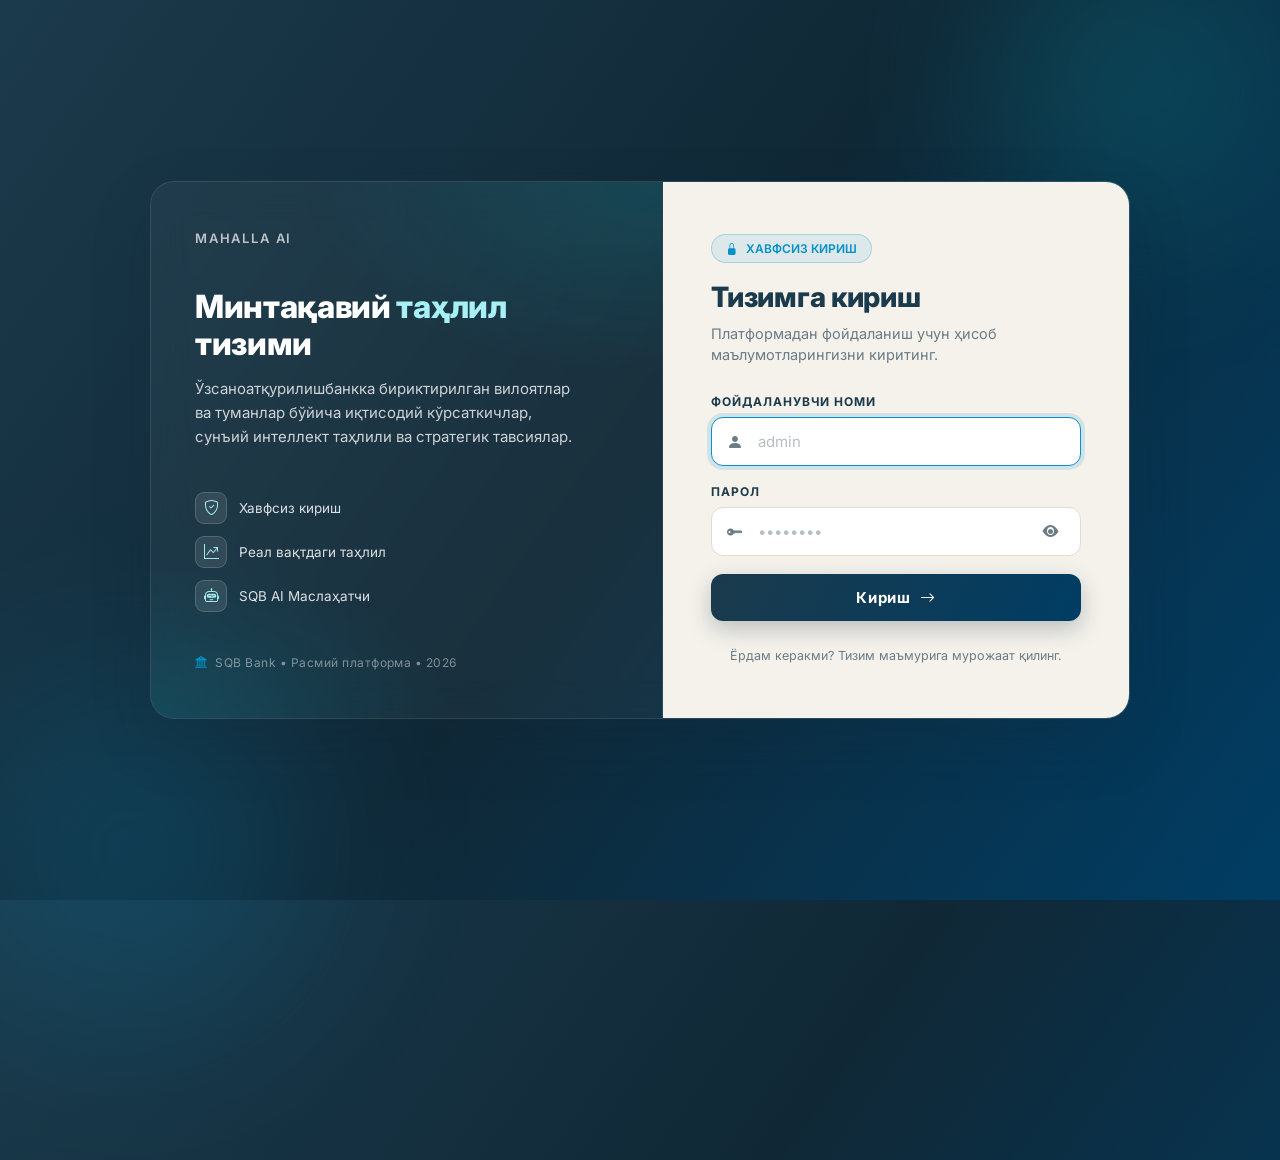
<file: login.html>
<!doctype html>
<html lang="uz-Cyrl">

<head>
  <meta charset="utf-8">
  <meta name="viewport" content="width=device-width,initial-scale=1">
  <title>SQB Bank • Тизимга кириш</title>
  <link rel="preconnect" href="https://fonts.googleapis.com">
  <link rel="preconnect" href="https://fonts.gstatic.com" crossorigin>
  <link href="https://fonts.googleapis.com/css2?family=Inter:wght@300;400;500;600;700;800&display=swap" rel="stylesheet">
  <link href="https://cdn.jsdelivr.net/npm/bootstrap-icons@1.11.3/font/bootstrap-icons.min.css" rel="stylesheet">

  <style>
    :root {
      --navy: #1B3A4B;
      --navy-2: #102836;
      --teal: #003D64;
      --accent: #0590C9;
      --accent-2: #06A0AB;
      --cream: #F5F2EC;
      --cream-2: #EFEAE0;
      --success: #2E7D6B;
      --warn: #C25E3C;
      --ink: #0E1F29;
      --muted: #6b7c85;
      --line: #e3dccd;
      --shadow-lg: 0 24px 60px rgba(16,40,54,.18);
    }

    * { box-sizing: border-box; }
    html, body { margin: 0; padding: 0; height: 100%; }

    body {
      font-family: 'Inter', 'Segoe UI', system-ui, sans-serif;
      color: var(--ink);
      background: linear-gradient(125deg, var(--navy) 0%, var(--navy-2) 50%, var(--teal) 100%);
      min-height: 100vh;
      display: grid;
      place-items: center;
      padding: 24px;
      position: relative;
      overflow-x: hidden;
    }

    /* decorative background glows */
    body::before, body::after {
      content: '';
      position: absolute;
      border-radius: 50%;
      pointer-events: none;
      filter: blur(60px);
      opacity: .55;
    }
    body::before {
      width: 520px; height: 520px;
      top: -180px; right: -120px;
      background: radial-gradient(circle, rgba(6,160,171,.45), transparent 65%);
    }
    body::after {
      width: 620px; height: 620px;
      bottom: -260px; left: -180px;
      background: radial-gradient(circle, rgba(5,144,201,.4), transparent 65%);
    }

    .login-shell {
      position: relative;
      z-index: 1;
      width: 100%;
      max-width: 980px;
      display: grid;
      grid-template-columns: 1.1fr 1fr;
      background: rgba(255,255,255,.04);
      border: 1px solid rgba(255,255,255,.1);
      backdrop-filter: blur(18px);
      border-radius: 24px;
      overflow: hidden;
      box-shadow: var(--shadow-lg);
    }

    .login-brand {
      padding: 48px 44px;
      color: #fff;
      display: flex;
      flex-direction: column;
      justify-content: space-between;
      gap: 36px;
      background:
        radial-gradient(600px 320px at 100% 0%, rgba(6,160,171,.18), transparent 60%),
        radial-gradient(500px 260px at 0% 100%, rgba(0,126,136,.18), transparent 60%);
      border-right: 1px solid rgba(255,255,255,.08);
    }

    .brand-top { display: flex; align-items: center; gap: 14px; }
    .brand-top .brand-text {
      font-size: 13px; font-weight: 600; letter-spacing: .14em;
      text-transform: uppercase; color: rgba(255,255,255,.7);
    }

    .brand-mid h1 {
      font-size: 32px; font-weight: 800; line-height: 1.15;
      margin: 0 0 14px; letter-spacing: -.01em;
    }
    .brand-mid h1 span { color: #A6F0F6; }
    .brand-mid p {
      font-size: 15px; line-height: 1.6;
      color: rgba(255,255,255,.78); margin: 0; max-width: 380px;
    }

    .brand-features { display: flex; flex-direction: column; gap: 12px; }
    .feat {
      display: flex; align-items: center; gap: 12px;
      font-size: 13.5px; color: rgba(255,255,255,.85);
    }
    .feat .feat-ic {
      width: 32px; height: 32px; border-radius: 9px; display: grid; place-items: center;
      background: rgba(255,255,255,.1); border: 1px solid rgba(255,255,255,.16);
      color: #A6F0F6; font-size: 15px; flex-shrink: 0;
    }

    .brand-foot {
      font-size: 12px; color: rgba(255,255,255,.45);
      letter-spacing: .04em; display: flex; align-items: center; gap: 8px;
    }
    .brand-foot i { color: var(--accent); }

    /* ── form panel ──────────────────────────────────────── */
    .login-form {
      background: var(--cream);
      padding: 52px 48px;
      display: flex;
      flex-direction: column;
      justify-content: center;
    }

    .form-eyebrow {
      display: inline-flex; align-items: center; gap: 8px;
      background: rgba(5,144,201,.1);
      border: 1px solid rgba(5,144,201,.25);
      padding: 6px 14px; border-radius: 30px;
      font-size: 12px; font-weight: 600;
      color: var(--accent); width: fit-content;
      margin-bottom: 18px;
    }

    .form-title {
      font-size: 28px; font-weight: 800; line-height: 1.2;
      margin: 0 0 8px; color: var(--navy);
      letter-spacing: -.01em;
    }
    .form-sub {
      font-size: 14.5px; color: var(--muted);
      margin: 0 0 28px; line-height: 1.5;
    }

    .field { margin-bottom: 18px; }
    .field-label {
      display: block;
      font-size: 12px; font-weight: 700; letter-spacing: .08em;
      text-transform: uppercase; color: var(--navy);
      margin-bottom: 8px;
    }
    .field-wrap {
      position: relative;
      display: flex; align-items: center;
    }
    .field-wrap i.field-ic {
      position: absolute; left: 16px;
      color: var(--muted); font-size: 16px;
      pointer-events: none;
    }
    .field-wrap input {
      width: 100%;
      padding: 14px 16px 14px 46px;
      border-radius: 12px;
      border: 1.5px solid var(--line);
      background: #fff;
      font-family: inherit; font-size: 15px; font-weight: 500;
      color: var(--ink);
      transition: .2s;
      outline: none;
    }
    .field-wrap input:focus {
      border-color: var(--accent);
      box-shadow: 0 0 0 4px rgba(5,144,201,.15);
    }
    .field-wrap input::placeholder { color: #b7bfc4; font-weight: 400; }

    .toggle-pw {
      position: absolute; right: 12px;
      background: none; border: 0;
      color: var(--muted); font-size: 16px;
      padding: 6px 10px; border-radius: 8px;
      cursor: pointer; transition: .15s;
    }
    .toggle-pw:hover { color: var(--accent); background: rgba(5,144,201,.08); }

    .form-error {
      display: none;
      padding: 12px 14px;
      border-radius: 10px;
      background: rgba(194,94,60,.1);
      border: 1px solid rgba(194,94,60,.3);
      color: var(--warn);
      font-size: 13.5px; font-weight: 500;
      margin-bottom: 16px;
      align-items: center; gap: 10px;
    }
    .form-error.show { display: flex; }
    .form-error i { font-size: 18px; flex-shrink: 0; }

    .submit-btn {
      width: 100%;
      padding: 14px 20px;
      border: 0; border-radius: 12px;
      background: linear-gradient(120deg, var(--navy), var(--teal));
      color: #fff;
      font-family: inherit; font-size: 15px; font-weight: 700;
      letter-spacing: .04em;
      cursor: pointer;
      transition: .25s;
      box-shadow: 0 8px 22px rgba(16,40,54,.25);
      display: flex; align-items: center; justify-content: center; gap: 10px;
      margin-top: 8px;
    }
    .submit-btn:hover:not(:disabled) {
      transform: translateY(-1px);
      box-shadow: 0 12px 28px rgba(16,40,54,.32);
    }
    .submit-btn:disabled { opacity: .65; cursor: not-allowed; }
    .submit-btn .spinner {
      display: none;
      width: 16px; height: 16px;
      border: 2.5px solid rgba(255,255,255,.3);
      border-top-color: #fff;
      border-radius: 50%;
      animation: spin .7s linear infinite;
    }
    .submit-btn.loading .spinner { display: inline-block; }
    .submit-btn.loading .btn-text { opacity: .75; }
    @keyframes spin { to { transform: rotate(360deg); } }

    .form-foot {
      margin-top: 26px;
      font-size: 12.5px; color: var(--muted);
      text-align: center;
      line-height: 1.5;
    }
    .form-foot a {
      color: var(--accent);
      text-decoration: none;
      font-weight: 600;
    }
    .form-foot a:hover { text-decoration: underline; }

    @media (max-width: 860px) {
      .login-shell { grid-template-columns: 1fr; max-width: 460px; }
      .login-brand { padding: 36px 32px; gap: 24px; border-right: 0; border-bottom: 1px solid rgba(255,255,255,.08); }
      .brand-mid h1 { font-size: 26px; }
      .login-form { padding: 36px 32px; }
      .form-title { font-size: 24px; }
    }
    @media (max-width: 460px) {
      body { padding: 12px; }
      .login-brand, .login-form { padding: 28px 22px; }
      .brand-features { display: none; }
    }
  </style>
</head>

<body>

  <div class="login-shell" role="main">

    <!-- LEFT: brand panel -->
    <aside class="login-brand">
      <div class="brand-top">
        <span class="brand-text">Mahalla AI</span>
      </div>

      <div class="brand-mid">
        <h1>Минтақавий <span>таҳлил</span> тизими</h1>
        <p>Ўзсаноатқурилишбанкка бириктирилган вилоятлар ва туманлар бўйича иқтисодий кўрсаткичлар, сунъий интеллект таҳлили ва стратегик тавсиялар.</p>
      </div>

      <div class="brand-features">
        <div class="feat"><span class="feat-ic"><i class="bi bi-shield-check"></i></span>Хавфсиз кириш</div>
        <div class="feat"><span class="feat-ic"><i class="bi bi-graph-up-arrow"></i></span>Реал вақтдаги таҳлил</div>
        <div class="feat"><span class="feat-ic"><i class="bi bi-robot"></i></span>SQB AI Маслаҳатчи</div>
      </div>

      <div class="brand-foot">
        <i class="bi bi-bank2"></i> SQB Bank • Расмий платформа • 2026
      </div>
    </aside>

    <!-- RIGHT: form -->
    <section class="login-form">
      <span class="form-eyebrow"><i class="bi bi-lock-fill"></i> ХАВФСИЗ КИРИШ</span>
      <h2 class="form-title">Тизимга кириш</h2>
      <p class="form-sub">Платформадан фойдаланиш учун ҳисоб маълумотларингизни киритинг.</p>

      <form id="loginForm" autocomplete="on" novalidate>

        <div class="form-error" id="formError" role="alert">
          <i class="bi bi-exclamation-triangle-fill"></i>
          <span id="formErrorText">Хатолик юз берди</span>
        </div>

        <div class="field">
          <label class="field-label" for="username">Фойдаланувчи номи</label>
          <div class="field-wrap">
            <i class="field-ic bi bi-person-fill"></i>
            <input type="text" id="username" name="username"
                   autocomplete="username" required
                   placeholder="admin" spellcheck="false" autocapitalize="off">
          </div>
        </div>

        <div class="field">
          <label class="field-label" for="password">Парол</label>
          <div class="field-wrap">
            <i class="field-ic bi bi-key-fill"></i>
            <input type="password" id="password" name="password"
                   autocomplete="current-password" required
                   placeholder="••••••••">
            <button type="button" class="toggle-pw" id="togglePw" aria-label="Парол кўриш">
              <i class="bi bi-eye-fill" id="togglePwIcon"></i>
            </button>
          </div>
        </div>

        <button type="submit" class="submit-btn" id="submitBtn">
          <span class="spinner"></span>
          <span class="btn-text">Кириш</span>
          <i class="bi bi-arrow-right" aria-hidden="true"></i>
        </button>

        <div class="form-foot">
          Ёрдам керакми? Тизим маъмурига мурожаат қилинг.
        </div>
      </form>
    </section>

  </div>

  <script>
    (function () {
      const form     = document.getElementById('loginForm');
      const errBox   = document.getElementById('formError');
      const errText  = document.getElementById('formErrorText');
      const btn      = document.getElementById('submitBtn');
      const userEl   = document.getElementById('username');
      const passEl   = document.getElementById('password');
      const togglePw = document.getElementById('togglePw');
      const togglePwIcon = document.getElementById('togglePwIcon');

      const params = new URLSearchParams(location.search);
      const next = params.get('next') || '/index.php';

      // Cyrillic Uzbek error messages
      const ERRORS = {
        invalid_credentials: 'Фойдаланувчи номи ёки парол нотўғри.',
        missing_credentials: 'Илтимос, фойдаланувчи номи ва паролни киритинг.',
        rate_limited:        'Жуда кўп нотўғри уринишлар. 15 дақиқадан сўнг қайта уриниб кўринг.',
        method_not_allowed:  'Сўров усули нотўғри.',
        network:             'Сервер билан боғланиб бўлмади. Интернетни текширинг.',
        unknown:             'Номаълум хатолик. Қайта уриниб кўринг.',
      };

      togglePw.addEventListener('click', function () {
        const isPw = passEl.type === 'password';
        passEl.type = isPw ? 'text' : 'password';
        togglePwIcon.className = isPw ? 'bi bi-eye-slash-fill' : 'bi bi-eye-fill';
      });

      function showError(code) {
        errText.textContent = ERRORS[code] || ERRORS.unknown;
        errBox.classList.add('show');
      }
      function hideError() { errBox.classList.remove('show'); }

      form.addEventListener('submit', async function (e) {
        e.preventDefault();
        hideError();
        const username = userEl.value.trim();
        const password = passEl.value;
        if (!username || !password) { showError('missing_credentials'); return; }

        btn.classList.add('loading'); btn.disabled = true;
        try {
          const res = await fetch('/auth/login.php', {
            method: 'POST',
            headers: { 'Content-Type': 'application/json' },
            credentials: 'same-origin',
            body: JSON.stringify({ username, password }),
          });
          const data = await res.json().catch(() => ({}));
          if (res.ok && data.ok) {
            // Only allow same-origin paths in `next` to prevent open-redirect.
            const safe = (next.startsWith('/') && !next.startsWith('//')) ? next : '/index.php';
            location.href = safe;
            return;
          }
          showError(data.error || 'unknown');
        } catch (err) {
          showError('network');
        } finally {
          btn.classList.remove('loading'); btn.disabled = false;
        }
      });

      userEl.focus();
    })();
  </script>
</body>
</html>
</file>
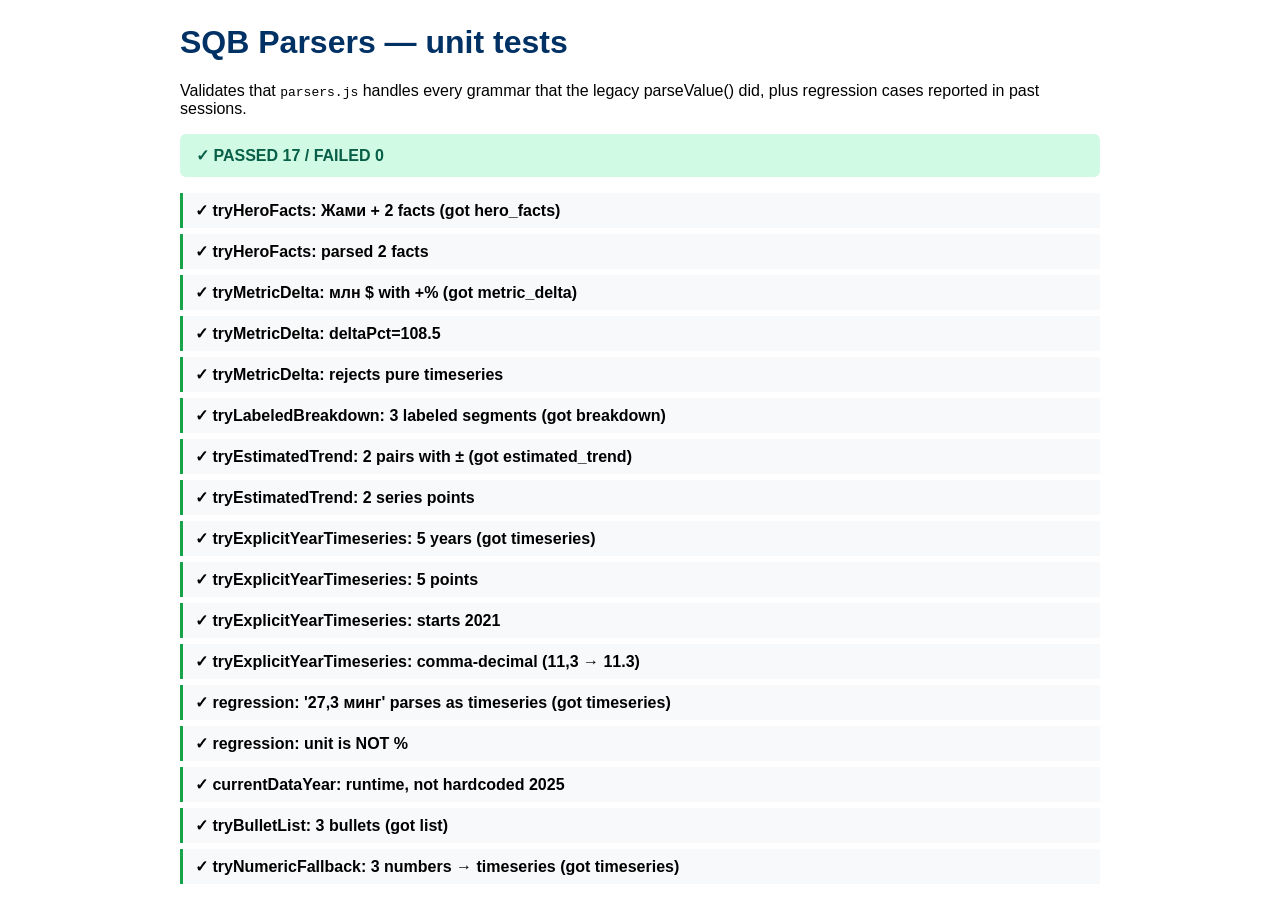
<file: assets/js/parsers.test.html>
<!doctype html>
<html lang="uz-Cyrl">
<head>
  <meta charset="utf-8">
  <title>SQB Parsers — Unit tests</title>
  <style>
    body { font-family: -apple-system, sans-serif; max-width: 920px; margin: 24px auto; padding: 0 16px; }
    h1 { color: #003164; }
    .case { padding: 8px 12px; margin: 6px 0; border-left: 3px solid #ccc; background: #f8f9fb; }
    .pass { border-color: #16a34a; }
    .fail { border-color: #dc2626; background: #fee; }
    .summary { padding: 12px 16px; margin: 16px 0; border-radius: 6px; font-weight: 600; }
    .ok { background: #d1fae5; color: #065f46; }
    .err { background: #fee2e2; color: #991b1b; }
    pre { font-size: 12px; background: #fff; padding: 8px; border-radius: 4px; overflow-x: auto; }
    .label { font-family: monospace; font-size: 11px; color: #888; }
  </style>
</head>
<body>
  <h1>SQB Parsers — unit tests</h1>
  <p>Validates that <code>parsers.js</code> handles every grammar that the legacy parseValue() did, plus regression cases reported in past sessions.</p>
  <div id="summary"></div>
  <div id="cases"></div>

<script src="parsers.js"></script>
<script>
  // ---- minimal test framework (DOM-only, no innerHTML) ----
  var passed = 0, failed = 0;
  var summaryEl = document.getElementById('summary');
  var casesEl = document.getElementById('cases');

  function appendCase(ok, name, expected, actual) {
    var div = document.createElement('div');
    div.className = 'case ' + (ok ? 'pass' : 'fail');
    var b = document.createElement('b');
    b.textContent = (ok ? '✓ ' : '✗ ') + name;
    div.appendChild(b);
    if (!ok) {
      var pre = document.createElement('pre');
      pre.textContent = 'expected: ' + JSON.stringify(expected, null, 2) +
                        '\nactual:   ' + JSON.stringify(actual, null, 2);
      div.appendChild(pre);
    }
    casesEl.appendChild(div);
    if (ok) passed++; else failed++;
  }

  function assertEq(actual, expected, name) {
    appendCase(JSON.stringify(actual) === JSON.stringify(expected), name, expected, actual);
  }
  function assertType(actual, expectedType, name) {
    var ok = !!(actual && actual.type === expectedType);
    appendCase(ok, name + ' (got ' + (actual ? actual.type : 'null') + ')',
               { type: expectedType }, actual);
  }

  var P = window.SQB_Parsers;
  if (!P) {
    summaryEl.className = 'summary err';
    summaryEl.textContent = 'FAIL: SQB_Parsers not loaded — check parsers.js path';
  } else {
    var detectUnit = function(label, body){ if(/%/.test(body)) return "%"; if(/минг/.test(body)) return "минг"; return ""; };
    var finalize = function(label, series, unit, ctx){ return {type:"timeseries", label:label, series:series, unit:unit}; };

    // 1. Hero facts
    var r = P.tryHeroFacts("Жами: 4 та устувор соҳа | Қ/х: 43,2% | Саноат: 33,7%", "");
    assertType(r, "hero_facts", "tryHeroFacts: Жами + 2 facts");
    assertEq(r && r.facts.length, 2, "tryHeroFacts: parsed 2 facts");

    // 2. Metric + delta
    r = P.tryMetricDelta("43.1 млн $ | ўсиш: +108.5% (тахминий)", "");
    assertType(r, "metric_delta", "tryMetricDelta: млн $ with +%");
    assertEq(r && r.deltaPct, 108.5, "tryMetricDelta: deltaPct=108.5");

    r = P.tryMetricDelta("2024: 100 | 2025: 110", "");
    assertEq(r, null, "tryMetricDelta: rejects pure timeseries");

    // 3. Labeled breakdown
    r = P.tryLabeledBreakdown("Юридик: 1 854 та | Кичик: 194 та | Жами: 2048 та", "");
    assertType(r, "breakdown", "tryLabeledBreakdown: 3 labeled segments");

    // 4. Estimated trend (±)
    r = P.tryEstimatedTrend("2023: 100 ±5 | 2024: 110 ±3", "", detectUnit);
    assertType(r, "estimated_trend", "tryEstimatedTrend: 2 pairs with ±");
    assertEq(r && r.series.length, 2, "tryEstimatedTrend: 2 series points");

    // 5. Explicit year timeseries
    r = P.tryExplicitYearTimeseries("2021: 5,2 | 2022: 6,0 | 2023: 6,6 | 2024: 8,6 | 2025: 11,3", "", detectUnit, finalize);
    assertType(r, "timeseries", "tryExplicitYearTimeseries: 5 years");
    assertEq(r && r.series.length, 5, "tryExplicitYearTimeseries: 5 points");
    assertEq(r && r.series[0].year, 2021, "tryExplicitYearTimeseries: starts 2021");
    assertEq(r && r.series[4].value, 11.3, "tryExplicitYearTimeseries: comma-decimal (11,3 → 11.3)");

    // ===== Regression: "27,3 минг" must NOT become 27.3% =====
    r = P.tryExplicitYearTimeseries("Камбағал оилалар (минг): 2021: 59,7 | 2022: 61,2 | 2023: 47,4 | 2024: 41,6 | 2025: 27,3", "", detectUnit, finalize);
    assertType(r, "timeseries", "regression: '27,3 минг' parses as timeseries");
    assertEq(r && r.unit !== "%", true, "regression: unit is NOT %");

    // ===== Regression: end-of-year uses runtime year, NOT hardcoded 2025 =====
    var thisYear = new Date().getFullYear();
    var expected = thisYear < 2025 ? 2025 : (thisYear > 2035 ? 2035 : thisYear);
    assertEq(P.currentDataYear(), expected, "currentDataYear: runtime, not hardcoded 2025");

    // 6. Bullet list
    r = P.tryBulletList("• Биринчи қадам\n• Иккинчи қадам\n• Учинчи қадам", "");
    assertType(r, "list", "tryBulletList: 3 bullets");

    // 7. Numeric fallback
    r = P.tryNumericFallback("100 | 200 | 300", "", {}, detectUnit, finalize);
    assertType(r, "timeseries", "tryNumericFallback: 3 numbers → timeseries");

    // Summary
    summaryEl.className = 'summary ' + (failed === 0 ? 'ok' : 'err');
    summaryEl.textContent = (failed === 0 ? '✓ ' : '✗ ') + 'PASSED ' + passed + ' / FAILED ' + failed;
  }
</script>
</body>
</html>
</file>
